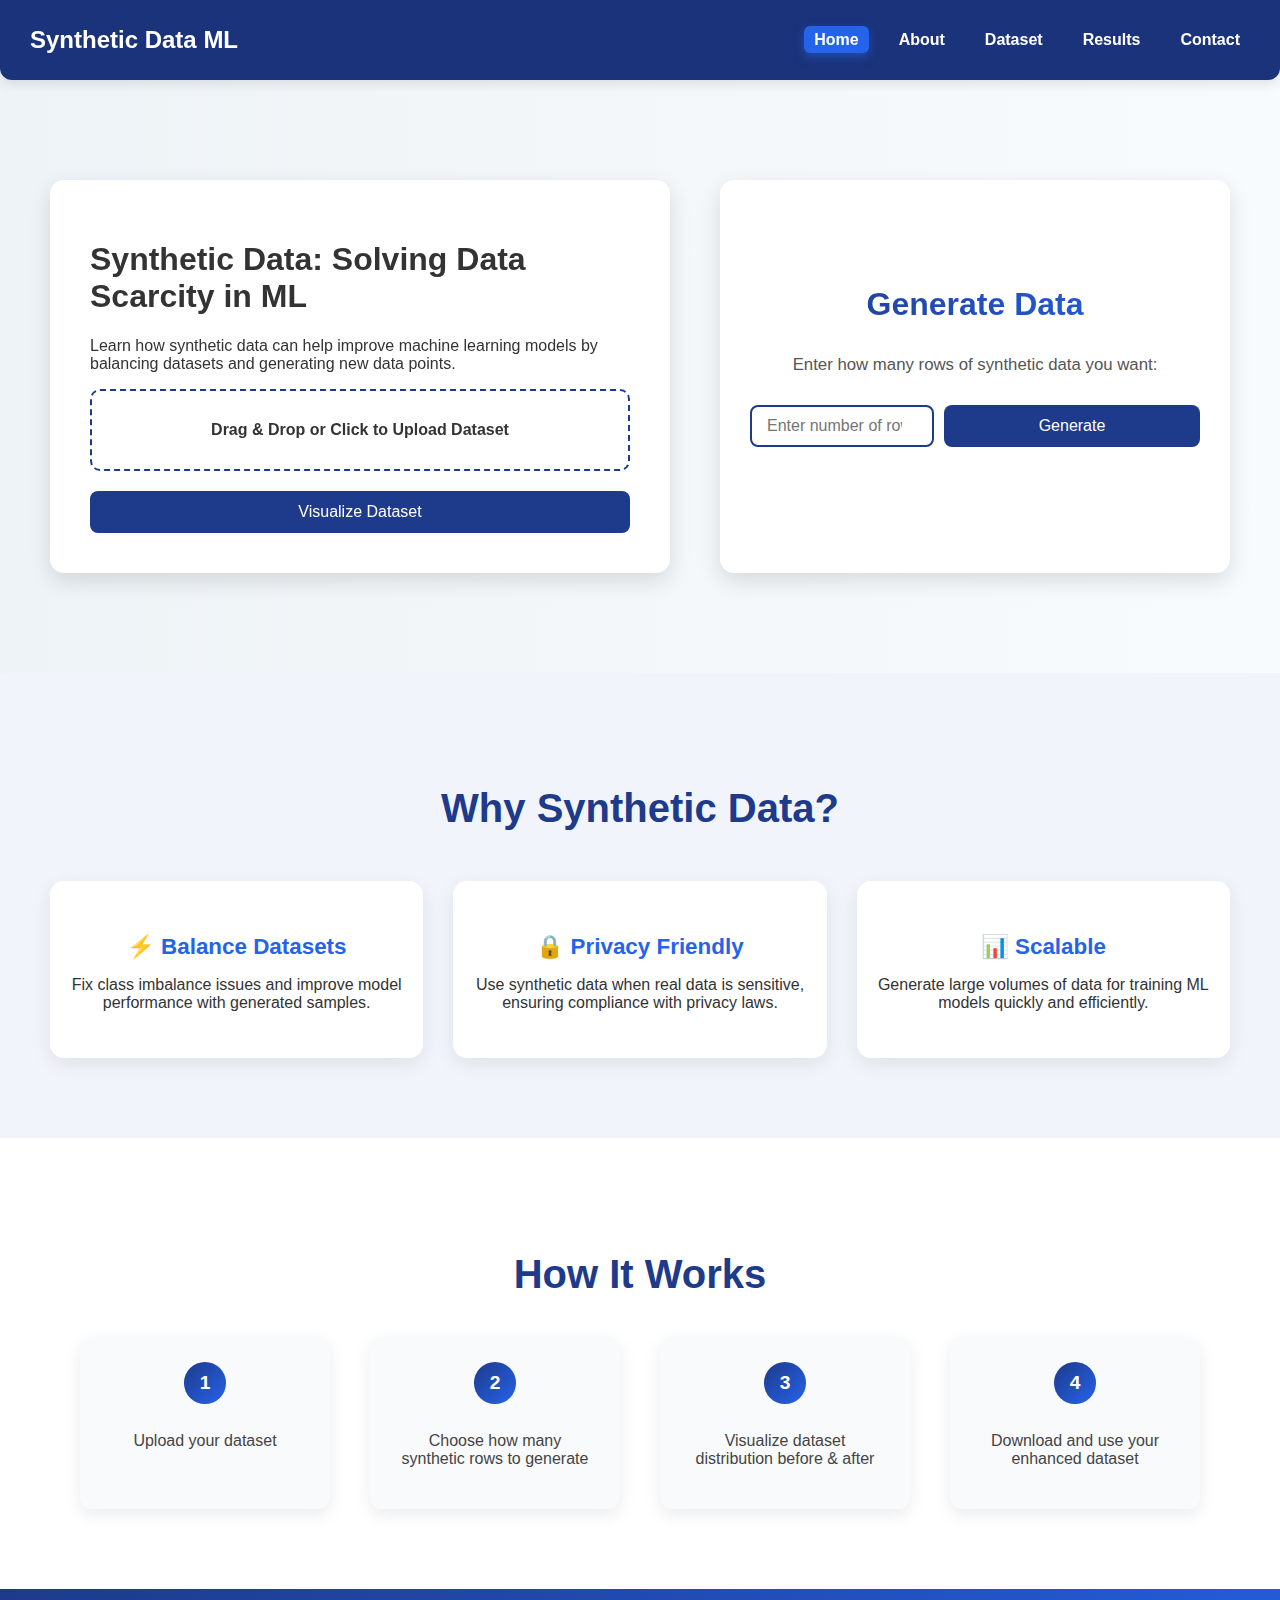
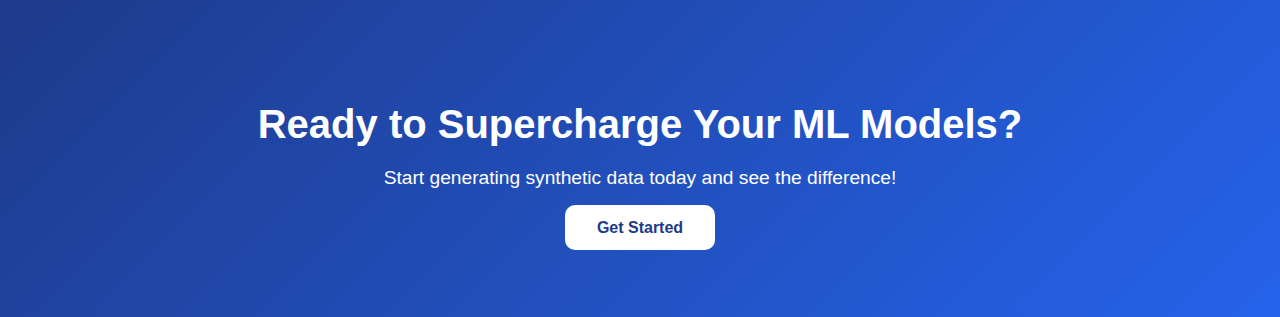
<file: Synthetic_frontend/index.html>
<!DOCTYPE html>
<html lang="en">
<head>
    <meta charset="UTF-8">
    <meta name="viewport" content="width=device-width, initial-scale=1.0">
    <title>Synthetic Data Project</title>
    <link rel="stylesheet" href="style.css">
</head>
<body>

    <!-- Navbar -->
    <nav class="navbar">
        <div class="logo">Synthetic Data ML</div>
        <ul class="nav-links">
            <li><a href="index.html" class="active">Home</a></li>
            <li><a href="about.html">About</a></li>
            <li><a href="dataset.html">Dataset</a></li>
            <li><a href="results.html">Results</a></li>
            <li><a href="contact.html">Contact</a></li>
        </ul>
    </nav>

    <!-- Hero Section -->
    <section class="hero">
        <!-- Left Side: Content -->
        <div class="hero-content">
            <h1>Synthetic Data: Solving Data Scarcity in ML</h1>
            <p>Learn how synthetic data can help improve machine learning models by balancing datasets and generating new data points.</p>
            
            <!-- File Upload -->
            <div class="upload-container" id="uploadContainer">
                <input type="file" id="fileInput" accept=".csv, .json">
                <label for="fileInput">Drag & Drop or Click to Upload Dataset</label>
            </div>

            <button id="visualizeBtn" onclick="goToDataset()">Visualize Dataset</button>
        </div>

        <!-- Right Side: User Input -->
        <div class="user-input">
            <h2>Generate Data</h2>
            <p>Enter how many rows of synthetic data you want:</p>
            <div class="input-container">
                <input type="number" id="dataRows" placeholder="Enter number of rows">
                <button onclick="generateData()">Generate</button>
            </div>
            <p id="responseMessage"></p>
        </div>
    </section>

    <!-- Features Section -->
    <section class="features">
        <h2>Why Synthetic Data?</h2>
        <div class="feature-grid">
            <div class="feature-card">
                <h3>⚡ Balance Datasets</h3>
                <p>Fix class imbalance issues and improve model performance with generated samples.</p>
            </div>
            <div class="feature-card">
                <h3>🔒 Privacy Friendly</h3>
                <p>Use synthetic data when real data is sensitive, ensuring compliance with privacy laws.</p>
            </div>
            <div class="feature-card">
                <h3>📊 Scalable</h3>
                <p>Generate large volumes of data for training ML models quickly and efficiently.</p>
            </div>
        </div>
    </section>

    <!-- How It Works -->
    <section class="steps">
        <h2>How It Works</h2>
        <div class="step-container">
            <div class="step">
                <span>1</span>
                <p>Upload your dataset</p>
            </div>
            <div class="step">
                <span>2</span>
                <p>Choose how many synthetic rows to generate</p>
            </div>
            <div class="step">
                <span>3</span>
                <p>Visualize dataset distribution before & after</p>
            </div>
            <div class="step">
                <span>4</span>
                <p>Download and use your enhanced dataset</p>
            </div>
        </div>
    </section>

    <!-- Call to Action -->
    <section class="cta">
        <h2>Ready to Supercharge Your ML Models?</h2>
        <p>Start generating synthetic data today and see the difference!</p>
        <a href="dataset.html" class="btn">Get Started</a>
    </section>
     <script>
function goToDataset() {
    fetch("http://127.0.0.1:5000/api/datasets", {
        headers: {
            "Authorization": "Bearer YOUR_TOKEN_HERE"
        }
    })
    .then(res => res.json())
    .then(data => {
        console.log(data.datasets);
        // TODO: render datasets in the page
    })
    .catch(err => console.error(err));
}
</script>
    <script src="script.js"></script>
</body>
</html>
</file>
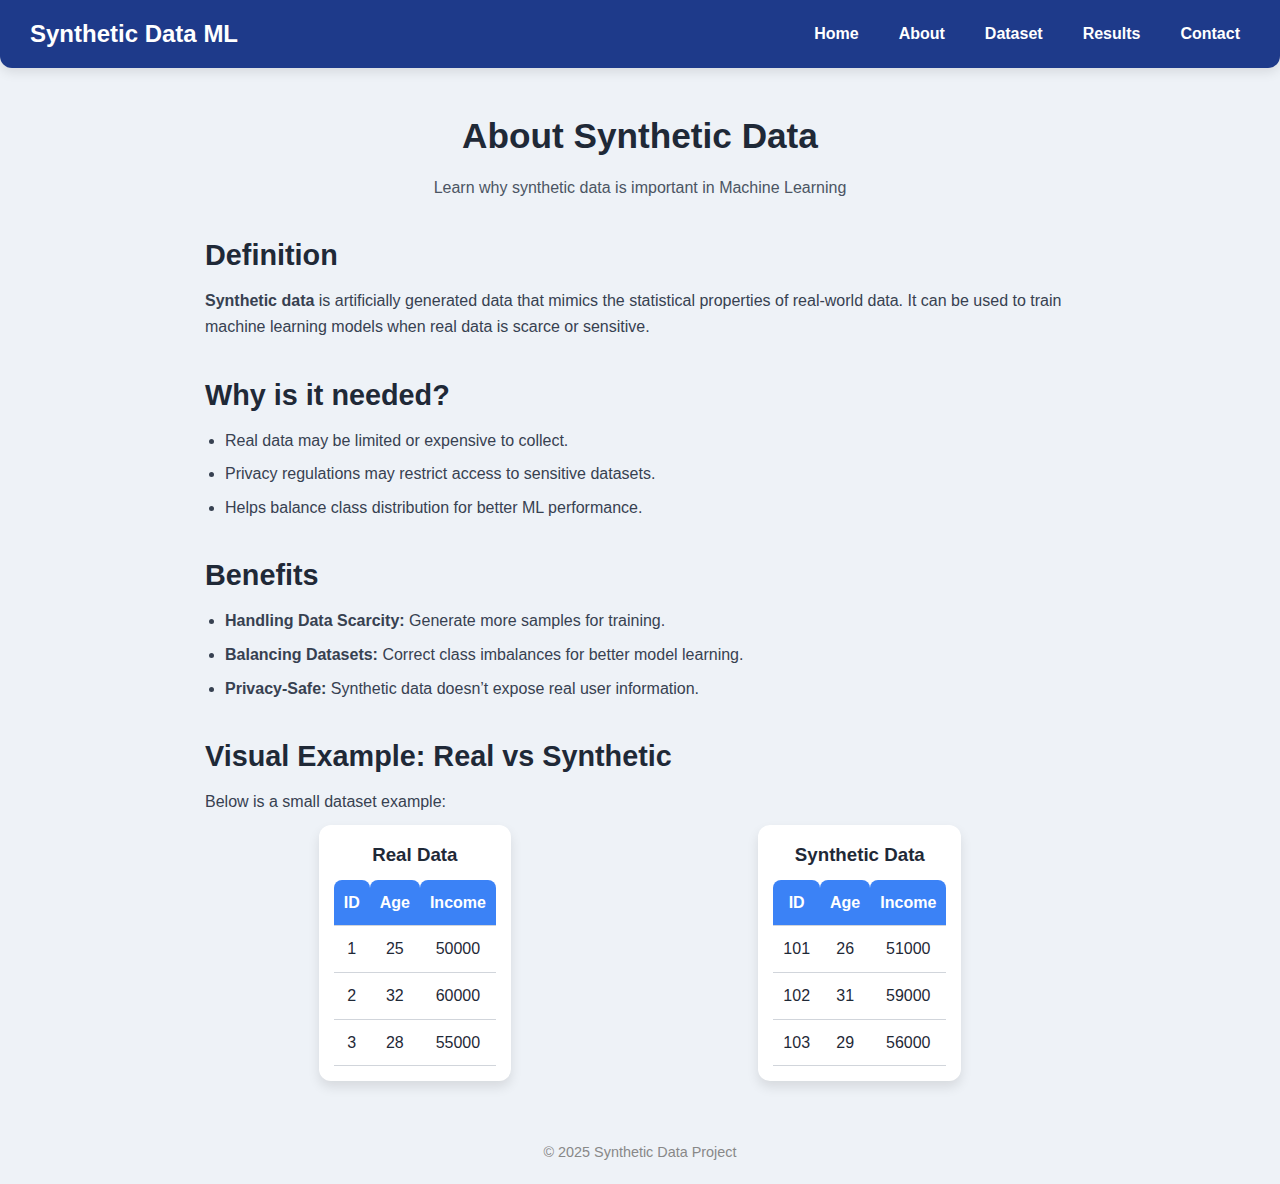
<file: Synthetic_frontend/about.html>
<!DOCTYPE html>
<html lang="en">
<head>
  <meta charset="UTF-8">
  <meta name="viewport" content="width=device-width, initial-scale=1.0">
  <title>About Synthetic Data</title>
  <link rel="stylesheet" href="about.css">
</head>
<body>

 <nav class="navbar">
        <div class="logo">Synthetic Data ML</div>
        <ul class="nav-links">
            <li><a href="index.html" >Home</a></li>
            <li><a href="about.html">About</a></li>
            <li><a href="dataset.html">Dataset</a></li>
          
            <li><a href="results.html">Results</a></li>
            <li><a href="contact.html">Contact</a></li>
            
        </ul>
    </nav>

  <!-- Header -->
  <header class="header">
    <h1>About Synthetic Data</h1>
    <p>Learn why synthetic data is important in Machine Learning</p>
  </header>

  <!-- Main content -->
  <main class="content">

    <!-- Definition Section -->
    <section class="section">
      <h2>Definition</h2>
      <p>
        <strong>Synthetic data</strong> is artificially generated data that mimics the statistical properties of real-world data. 
        It can be used to train machine learning models when real data is scarce or sensitive.
      </p>
    </section>

    <!-- Why it is needed -->
    <section class="section">
      <h2>Why is it needed?</h2>
      <ul>
        <li>Real data may be limited or expensive to collect.</li>
        <li>Privacy regulations may restrict access to sensitive datasets.</li>
        <li>Helps balance class distribution for better ML performance.</li>
      </ul>
    </section>

    <!-- Benefits -->
    <section class="section">
      <h2>Benefits</h2>
      <ul>
        <li><strong>Handling Data Scarcity:</strong> Generate more samples for training.</li>
        <li><strong>Balancing Datasets:</strong> Correct class imbalances for better model learning.</li>
        <li><strong>Privacy-Safe:</strong> Synthetic data doesn’t expose real user information.</li>
      </ul>
    </section>

    <!-- Visual Example -->
    <section class="section">
      <h2>Visual Example: Real vs Synthetic</h2>
      <p>Below is a small dataset example:</p>

      <div class="tables">
        <div>
          <h3>Real Data</h3>
          <table>
            <thead>
              <tr><th>ID</th><th>Age</th><th>Income</th></tr>
            </thead>
            <tbody>
              <tr><td>1</td><td>25</td><td>50000</td></tr>
              <tr><td>2</td><td>32</td><td>60000</td></tr>
              <tr><td>3</td><td>28</td><td>55000</td></tr>
            </tbody>
          </table>
        </div>

        <div>
          <h3>Synthetic Data</h3>
          <table>
            <thead>
              <tr><th>ID</th><th>Age</th><th>Income</th></tr>
            </thead>
            <tbody>
              <tr><td>101</td><td>26</td><td>51000</td></tr>
              <tr><td>102</td><td>31</td><td>59000</td></tr>
              <tr><td>103</td><td>29</td><td>56000</td></tr>
            </tbody>
          </table>
        </div>
      </div>
    </section>

  </main>

  <!-- Footer -->
  <footer>
    <p>&copy; 2025 Synthetic Data Project</p>
  </footer>

</body>
</html>
</file>
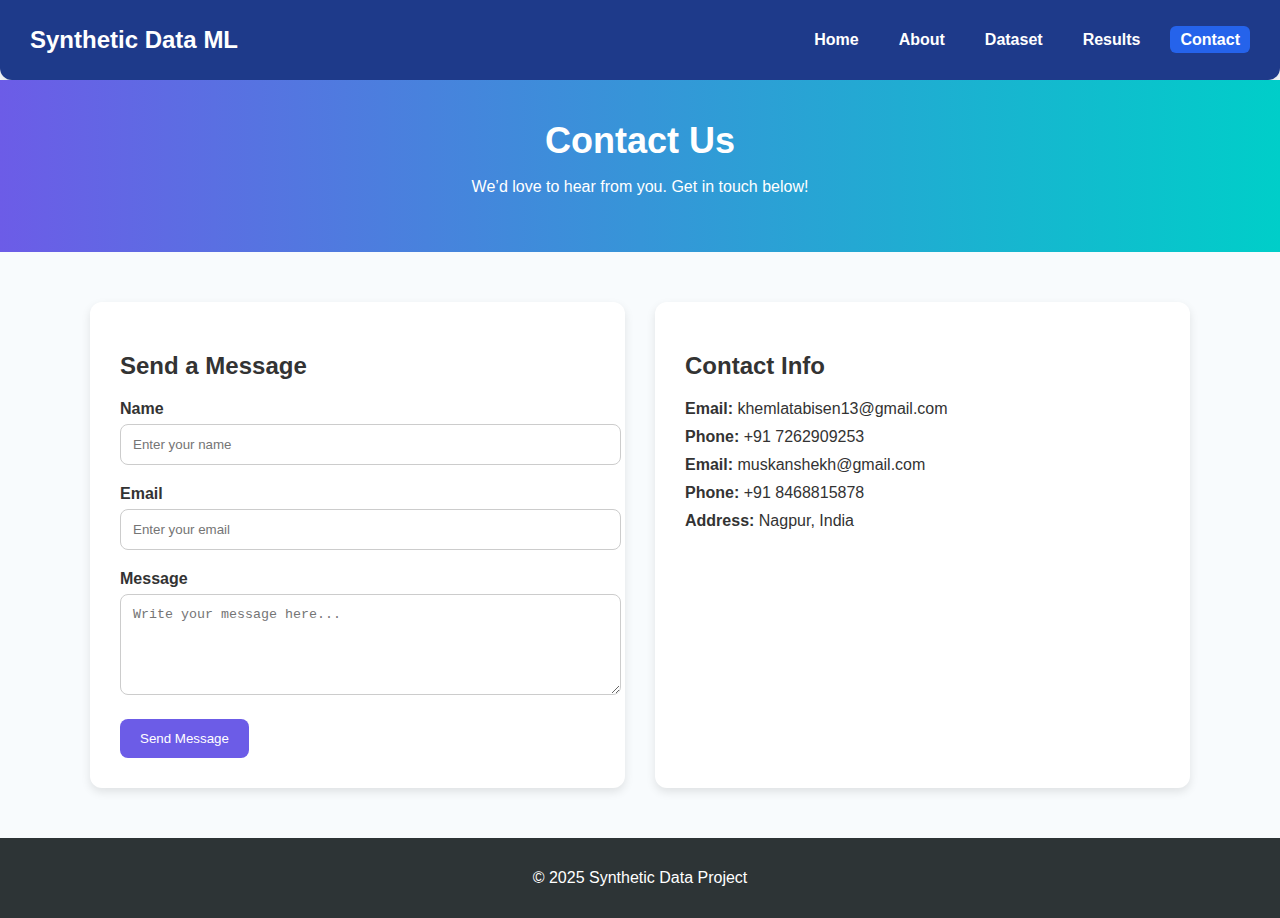
<file: Synthetic_frontend/contact.html>
<!DOCTYPE html>
<html lang="en">
<head>
  <meta charset="UTF-8">
  <meta name="viewport" content="width=device-width, initial-scale=1.0">
  <title>Contact - Synthetic Data</title>
  <link rel="stylesheet" href="contact.css">
</head>
<body>

  <!-- Navbar -->
  <nav class="navbar">
    <div class="logo">Synthetic Data ML</div>
    <ul class="nav-links">
      <li><a href="index.html">Home</a></li>
      <li><a href="about.html">About</a></li>
      <li><a href="dataset.html">Dataset</a></li>
  
      <li><a href="results.html">Results</a></li>
      <li><a href="contact.html" class="active">Contact</a></li>
    </ul>
  </nav>

  <!-- Header -->
  <header class="header">
    <h1>Contact Us</h1>
    <p>We’d love to hear from you. Get in touch below!</p>
  </header>

  <!-- Contact Section -->
  <main class="contact-container">

    <!-- Contact Form -->
    <div class="contact-form">
      <h2>Send a Message</h2>
      <form>
        <div class="form-group">
          <label for="name">Name</label>
          <input type="text" id="name" placeholder="Enter your name" required>
        </div>

        <div class="form-group">
          <label for="email">Email</label>
          <input type="email" id="email" placeholder="Enter your email" required>
        </div>

        <div class="form-group">
          <label for="message">Message</label>
          <textarea id="message" rows="5" placeholder="Write your message here..." required></textarea>
        </div>

        <button type="submit" class="btn">Send Message</button>
      </form>
    </div>

    <!-- Contact Info -->
    <div class="contact-info">
      <h2>Contact Info</h2>
      <p><strong>Email:</strong> khemlatabisen13@gmail.com</p>
      <p><strong>Phone:</strong> +91 7262909253</p>
        <p><strong>Email:</strong> muskanshekh@gmail.com</p>
      <p><strong>Phone:</strong> +91 8468815878</p>
      <p><strong>Address:</strong> Nagpur, India</p>
    </div>

  </main>

  <!-- Footer -->
  <footer>
    <p>&copy; 2025 Synthetic Data Project</p>
  </footer>

</body>
</html>
</file>
<file: Synthetic_frontend/style.css>
/* General Styling */
body {
    margin: 0;
    font-family: 'Segoe UI', sans-serif;
    background: linear-gradient(to right, #eef3f7, #f8fbfd);
    color: #333;
    -webkit-font-smoothing: antialiased;
    -moz-osx-font-smoothing: grayscale;
}

/* Navbar */
.navbar {
  display: flex;
  justify-content: space-between;
  align-items: center;
  background:  #1e3a8a;
  padding: 15px 30px;
  border-radius: 0 0 12px 12px;
  box-shadow: 0 4px 12px rgba(0,0,0,0.1);
  position: sticky;
  top: 0;
  z-index: 100;
  transition: background-color 0.3s ease;
  user-select: none;
}

.navbar:hover {
  background-color: #1b337a;
}

.navbar .logo {
  color: white;
  font-size: 1.5rem;
  font-weight: bold;
  cursor: default;
  transition: transform 0.3s ease;
}

.navbar .logo:hover {
  transform: scale(1.1) rotate(-3deg);
}

.nav-links {
  list-style: none;
  display: flex;
  gap: 20px;
}

.nav-links li a {
  color: white;
  font-weight: 600;
  text-decoration: none;
  padding: 5px 10px;
  border-radius: 6px;
  transition: background 0.3s ease, transform 0.3s ease, box-shadow 0.3s ease;
  position: relative;
  overflow: hidden;
}

.nav-links li a::after {
  content: '';
  position: absolute;
  width: 100%;
  height: 3px;

  bottom: 0;
  left: -100%;
  transition: left 0.3s ease;
  border-radius: 3px;
}

.nav-links li a:hover::after,
.nav-links li a.active::after {
  left: 0;
}

.nav-links li a:hover,
.nav-links li a.active {
  background: #2563eb;
  transform: scale(1.05);
  box-shadow: 0 4px 10px rgba(37, 99, 235, 0.5);
}

/* Hero Section */
.hero {
    display: flex;
    justify-content: space-between;
    align-items: stretch;
    padding: 100px 50px;
    gap: 50px;
    flex-wrap: wrap;
    perspective: 1000px;
}

.hero-content {
    flex: 1;
    max-width: 50%;
    background: white;
    padding: 40px;
    border-radius: 14px;
    box-shadow: 0px 8px 22px rgba(0, 0, 0, 0.12);
    transition: transform 0.4s ease, box-shadow 0.4s ease;
    will-change: transform;
    cursor: pointer;
}

.hero-content:hover {
    transform: translateY(-12px) rotateX(5deg);
    box-shadow: 0px 16px 40px rgba(0, 0, 0, 0.25);
}

/* Upload Container */
.upload-container {
    border: 2px dashed #1e3a8a;
    padding: 30px;
    text-align: center;
    border-radius: 10px;
    margin-bottom: 20px;
    cursor: pointer;
    transition: background 0.3s, border-color 0.3s;
    position: relative;
    overflow: hidden;
    user-select: none;
}

.upload-container.dragover {
    background: #c7d8ff;
    border-color: #2563eb;
    box-shadow: 0 0 10px #2563eb;
}

.upload-container input[type="file"] {
    display: none;
}

.upload-container label {
    font-weight: bold;
    cursor: pointer;
    position: relative;
    z-index: 2;
}

/* Button */
button {
    background-color: #1e3a8a;
    color: white;
    padding: 15px 30px;
    border: none;
    border-radius: 8px;
    font-size: 1rem;
    cursor: pointer;
    transition: background 0.3s, box-shadow 0.3s;
    position: relative;
    overflow: hidden;
    user-select: none;
}

button:hover {
    background-color: #374eb8;
    box-shadow: 0 8px 20px rgba(55, 78, 184, 0.6);
}

button:focus {
    outline: 3px solid #2563eb;
    outline-offset: 3px;
}

/* Ripple effect on button */
button:active::after {
    content: "";
    position: absolute;
    left: 50%;
    top: 50%;
    width: 100%;
    height: 100%;
    background: rgba(255, 255, 255, 0.3);
    border-radius: 50%;
    transform: translate(-50%, -50%) scale(0);
    animation: ripple 0.6s linear;
    pointer-events: none;
    z-index: 1;
}

@keyframes ripple {
    to {
        transform: translate(-50%, -50%) scale(4);
        opacity: 0;
    }
}

/* User Input Section */
.user-input {
    flex: 1;
    max-width: 450px;
    background: white;
    padding: 50px 30px;
    text-align: center;
    border-radius: 14px;
    box-shadow: 0px 8px 22px rgba(0, 0, 0, 0.12);
    transition: transform 0.4s ease, box-shadow 0.4s ease;
    animation: fadeInUp 0.8s ease;
    display: flex;
    flex-direction: column;
    justify-content: center;
    cursor: default;
}

.user-input:hover {
    transform: translateY(-12px) rotateX(5deg);
    box-shadow: 0px 16px 40px rgba(0, 0, 0, 0.25);
}

.user-input h2 {
    font-size: 2rem;
    margin-bottom: 15px;
    color: #1e3a8a;
    background: linear-gradient(to right, #1e3a8a, #2563eb);
    -webkit-background-clip: text;
    -webkit-text-fill-color: transparent;
    user-select: none;
}

.user-input p {
    margin-bottom: 30px;
    font-size: 1.05rem;
    color: #555;
}

/* Input container */
.input-container {
    display: flex;
    gap: 10px;
    justify-content: center;
    align-items: center;
}

.input-container input[type="number"] {
    padding: 10px 15px;
    font-size: 1rem;
    border: 2px solid #1e3a8a;
    border-radius: 8px;
    transition: border-color 0.3s ease, box-shadow 0.3s ease;
    width: 150px;
}

.input-container input[type="number"]:focus {
    outline: none;
    border-color: #2563eb;
    box-shadow: 0 0 8px #2563eb;
}

/* Responsive */
@media(max-width: 900px){
    .hero {
        flex-direction: column;
        align-items: center;
        padding: 50px 20px;
    }

    .hero-content,
    .user-input {
        max-width: 100%;
    }
}

/* Fade Animation */
@keyframes fadeInUp {
    0% {
        opacity: 0;
        transform: translateY(30px);
    }
    100% {
        opacity: 1;
        transform: translateY(0);
    }
}

@keyframes fadeIn {
    0% { opacity: 0; }
    100% { opacity: 1; }
}

/* Animated Illustration */
.hero-animation {
    position: relative;
    width: 200px;
    height: 200px;
    margin: 0 auto 30px;
    perspective: 800px;
    user-select: none;
}

.dot {
    position: absolute;
    width: 20px;
    height: 20px;
    background-color: #fbbf24;
    border-radius: 50%;
    animation: bounce 2s infinite ease-in-out;
    box-shadow: 0 4px 8px rgba(251, 191, 36, 0.6);
    transition: background-color 0.3s ease, transform 0.3s ease;
}

.dot:hover {
    background-color: #f59e0b;
    box-shadow: 0 6px 14px rgba(245, 158, 11, 0.8);
    transform: scale(1.2);
}

.dot1 { top: 0; left: 50%; animation-delay: 0s; }
.dot2 { top: 50%; right: 0; animation-delay: 0.3s; }
.dot3 { bottom: 0; left: 50%; animation-delay: 0.6s; }
.dot4 { top: 50%; left: 0; animation-delay: 0.9s; }

@keyframes bounce {
    0%, 100% { transform: translateY(0); }
    50% { transform: translateY(-30px); }
}

/* Additional subtle hover effect on hero container */
.hero:hover .hero-content,
.hero:hover .user-input {
    filter: brightness(1.05);
}

/* Focus states for accessibility */
.nav-links li a:focus,
button:focus,
.upload-container:focus-within,
.input-container input[type="number"]:focus {
    outline: 3px solid #2563eb;
    outline-offset: 3px;
}

/* Smooth scroll for anchor links */
html {
    scroll-behavior: smooth;
}



/* ================== Features Section ================== */
.features {
    padding: 80px 50px;
    background: #f1f5fb;
    text-align: center;
}

.features h2 {
    font-size: 2.5rem;
    margin-bottom: 50px;
    color: #1e3a8a;
}

.feature-grid {
    display: grid;
    grid-template-columns: repeat(auto-fit, minmax(250px, 1fr));
    gap: 30px;
}

.feature-card {
    background: white;
    padding: 30px 20px;
    border-radius: 14px;
    box-shadow: 0px 6px 20px rgba(0, 0, 0, 0.08);
    transition: transform 0.3s ease, box-shadow 0.3s ease;
}

.feature-card:hover {
    transform: translateY(-10px);
    box-shadow: 0px 10px 28px rgba(0, 0, 0, 0.12);
}

.feature-card h3 {
    font-size: 1.4rem;
    color: #2563eb;
    margin-bottom: 12px;
}

/* ================== Steps Section ================== */
.steps {
    padding: 80px 50px;
    background: white;
    text-align: center;
}

.steps h2 {
    font-size: 2.5rem;
    margin-bottom: 40px;
    color: #1e3a8a;
}

.step-container {
    display: flex;
    justify-content: center;
    gap: 40px;
    flex-wrap: wrap;
}

.step {
    background: #f9fafc;
    padding: 25px;
    width: 200px;
    border-radius: 12px;
    box-shadow: 0px 6px 18px rgba(0, 0, 0, 0.08);
    transition: transform 0.3s ease;
}

.step:hover {
    transform: scale(1.05);
}

.step span {
    display: inline-block;
    background: linear-gradient(135deg, #1e3a8a, #2563eb);
    color: white;
    font-size: 1.2rem;
    font-weight: bold;
    padding: 10px 16px;
    border-radius: 50%;
    margin-bottom: 12px;
}

.step p {
    font-size: 1rem;
    color: #444;
}

/* ================== CTA Section ================== */
.cta {
    background: linear-gradient(135deg, #1e3a8a, #2563eb);
    color: white;
    text-align: center;
    padding: 80px 40px;
}

.cta h2 {
    font-size: 2.5rem;
    margin-bottom: 20px;
}

.cta p {
    font-size: 1.2rem;
    margin-bottom: 30px;
}

.cta .btn {
    text-decoration: none;
    padding: 14px 32px;
    background: white;
    color: #1e3a8a;
    font-weight: bold;
    border-radius: 10px;
    transition: transform 0.3s ease, background 0.3s ease;
}

.cta .btn:hover {
    background: #f0f4ff;
    transform: scale(1.08);
}

/* ================== Responsive ================== */
@media(max-width: 768px) {
    .feature-grid {
        grid-template-columns: 1fr;
    }

    .step-container {
        flex-direction: column;
        align-items: center;
    }

    .cta h2 {
        font-size: 2rem;
    }
}



































button {
    position: relative;
    overflow: hidden;
}

button .ripple {
    position: absolute;
    border-radius: 50%;
    background: rgba(255, 255, 255, 0.5);
    animation: rippleEffect 0.6s linear;
    pointer-events: none;
    transform: translate(-50%, -50%) scale(0);
    width: 100px;
    height: 100px;
    opacity: 1;
}

@keyframes rippleEffect {
    to {
        transform: translate(-50%, -50%) scale(4);
        opacity: 0;
    }
}
























/* Login Page Styles */
.login-container {
    display: flex;
    justify-content: center;
    align-items: center;
    height: 100vh;
    background: linear-gradient(to right, #eef3f7, #f8fbfd);
}

.login-box {
    background: white;
    padding: 40px;
    border-radius: 12px;
    box-shadow: 0px 8px 20px rgba(0,0,0,0.1);
    width: 350px;
    text-align: center;
}

.login-box h2 {
    margin-bottom: 30px;
    color: #1e3a8a;
}

.input-group {
    margin-bottom: 20px;
    text-align: left;
}

.input-group label {
    display: block;
    margin-bottom: 5px;
    font-weight: bold;
}

.input-group input {
    width: 100%;
    padding: 12px;
    border-radius: 8px;
    border: 1px solid #ccc;
    font-size: 1rem;
}

button {
    width: 100%;
    padding: 12px;
    background-color: #1e3a8a;
    color: white;
    border: none;
    border-radius: 8px;
    font-size: 1rem;
    cursor: pointer;
    transition: background 0.3s;
}

button:hover {
    background-color: #374eb8;
}
</file>
<file: Synthetic_frontend/contact.css>
/* General */
body {
  margin: 0;
  font-family: Arial, Helvetica, sans-serif;
  background: #f8fbfd;
  color: #333;
}
/* Navbar */
.navbar {
  display: flex;
  justify-content: space-between;
  align-items: center;
  background: #1e3a8a;
  padding: 15px 30px;
  border-radius: 0 0 12px 12px;
  box-shadow: 0 4px 12px rgba(0,0,0,0.1);
}

.navbar .logo {
  color: white;
  font-size: 1.5rem;
  font-weight: bold;
}

.nav-links {
  list-style: none;
  display: flex;
  gap: 20px;
}

.nav-links li a {
  color: white;
  font-weight: 600;
  text-decoration: none;
  padding: 5px 10px;
  border-radius: 6px;
  transition: background 0.3s ease, transform 0.3s ease;
}

.nav-links li a:hover,
.nav-links li a.active {
  background: #2563eb;
  transform: scale(1.05);
}

/* Header */
.header {
  text-align: center;
  padding: 40px 20px;
  background: linear-gradient(to right, #6c5ce7, #00cec9);
  color: white;
}
.header h1 {
  margin: 0;
  font-size: 36px;
}

/* Contact Container */
.contact-container {
  display: grid;
  grid-template-columns: 1fr 1fr;
  gap: 30px;
  padding: 50px;
  max-width: 1100px;
  margin: auto;
}
.contact-form, .contact-info {
  background: white;
  padding: 30px;
  border-radius: 12px;
  box-shadow: 0 4px 10px rgba(0,0,0,0.1);
}
.contact-form h2, .contact-info h2 {
  margin-bottom: 20px;
}

/* Form */
.form-group {
  margin-bottom: 20px;
}
label {
  display: block;
  margin-bottom: 6px;
  font-weight: bold;
}
input, textarea {
  width: 100%;
  padding: 12px;
  border: 1px solid #ccc;
  border-radius: 8px;
  outline: none;
  transition: border 0.3s;
}
input:focus, textarea:focus {
  border-color: #6c5ce7;
}

/* Button */
.btn {
  display: inline-block;
  background: #6c5ce7;
  color: white;
  padding: 12px 20px;
  border: none;
  border-radius: 8px;
  cursor: pointer;
  transition: 0.3s;
}
.btn:hover {
  background: #00cec9;
}

/* Contact Info */
.contact-info p {
  margin: 10px 0;
}

/* Responsive */
@media (max-width: 768px) {
  .contact-container {
    grid-template-columns: 1fr;
  }
}

/* Footer */
footer {
  text-align: center;
  padding: 15px;
  background: #2d3436;
  color: white;
}
</file>
<file: Synthetic_frontend/about.css>
/* Reset & Base */
* {
  box-sizing: border-box;
  margin: 0;
  padding: 0;
}

body {
  font-family: 'Segoe UI', Tahoma, Geneva, Verdana, sans-serif;
  background: #f5f7fa;
  color: #1f2937;
  line-height: 1.6;
  transition: background 0.3s ease;
}

body:hover {
  background: #eef2f7;
}

/* Navbar */
.navbar {
  display: flex;
  justify-content: space-between;
  align-items: center;
  background: #1e3a8a;
  padding: 15px 30px;
  border-radius: 0 0 12px 12px;
  box-shadow: 0 4px 12px rgba(0,0,0,0.1);
}

.navbar .logo {
  color: white;
  font-size: 1.5rem;
  font-weight: bold;
}

.nav-links {
  list-style: none;
  display: flex;
  gap: 20px;
}

.nav-links li a {
  color: white;
  font-weight: 600;
  text-decoration: none;
  padding: 5px 10px;
  border-radius: 6px;
  transition: background 0.3s ease, transform 0.3s ease;
}

.nav-links li a:hover,
.nav-links li a.active {
  background: #2563eb;
  transform: scale(1.05);
}

/* Header */
header.header {
  text-align: center;
  margin: 40px 0 30px 0;
}

header h1 {
  font-size: 2.2rem;
  color: #1f2937;
  margin-bottom: 10px;
  transition: color 0.3s ease, transform 0.3s ease;
}

header h1:hover {
  color: #3b82f6;
  transform: scale(1.05);
}

header p {
  font-size: 1rem;
  color: #4b5563;
}

/* Sections */
.section {
  max-width: 900px;
  margin: 2rem auto;
  padding: 0 15px;
  transition: transform 0.3s ease, background 0.3s ease;
  border-radius: 12px;
}

.section:hover {
  transform: translateY(-5px);
  background: #e0f2fe;
}

.section h2 {
  font-size: 1.8rem;
  color: #1f2937;
  margin-bottom: 10px;
  transition: color 0.3s ease;
}

.section h2:hover {
  color: #3b82f6;
}

.section p, .section ul, .section li {
  font-size: 1rem;
  color: #374151;
  margin-bottom: 10px;
}

.section ul {
  list-style-type: disc;
  padding-left: 20px;
}

.section ul li {
  margin-bottom: 8px;
  transition: color 0.3s ease, transform 0.3s ease;
}

.section ul li:hover {
  color: #2563eb;
  transform: scale(1.02);
}

/* Tables */
.tables {
  display: flex;
  justify-content: space-around;
  flex-wrap: wrap;
  gap: 20px;
}

.tables div {
  background: white;
  padding: 15px;
  border-radius: 12px;
  box-shadow: 0 6px 12px rgba(0,0,0,0.1);
  transition: transform 0.3s ease, box-shadow 0.3s ease;
}

.tables div:hover {
  transform: translateY(-5px);
  box-shadow: 0 12px 24px rgba(0,0,0,0.15);
}

.tables h3 {
  text-align: center;
  margin-bottom: 10px;
  color: #1f2937;
}

table {
  width: 100%;
  border-collapse: collapse;
  text-align: center;
}

th, td {
  padding: 10px;
  border-bottom: 1px solid #d1d5db;
  transition: background 0.3s ease, color 0.3s ease;
}

th {
  background: #3b82f6;
  color: white;
  border-radius: 8px 8px 0 0;
}

tr:hover td {
  background: #bfdbfe;
  color: #1e40af;
}

/* Footer */
footer {
  text-align: center;
  padding: 20px 0;
  color: #888;
  font-size: 0.9rem;
  margin-top: 40px;
  transition: color 0.3s ease;
}

footer:hover {
  color: #3b82f6;
}

/* Responsive */
@media(max-width: 800px){
  .tables {
    flex-direction: column;
    align-items: center;
  }
}
</file>
